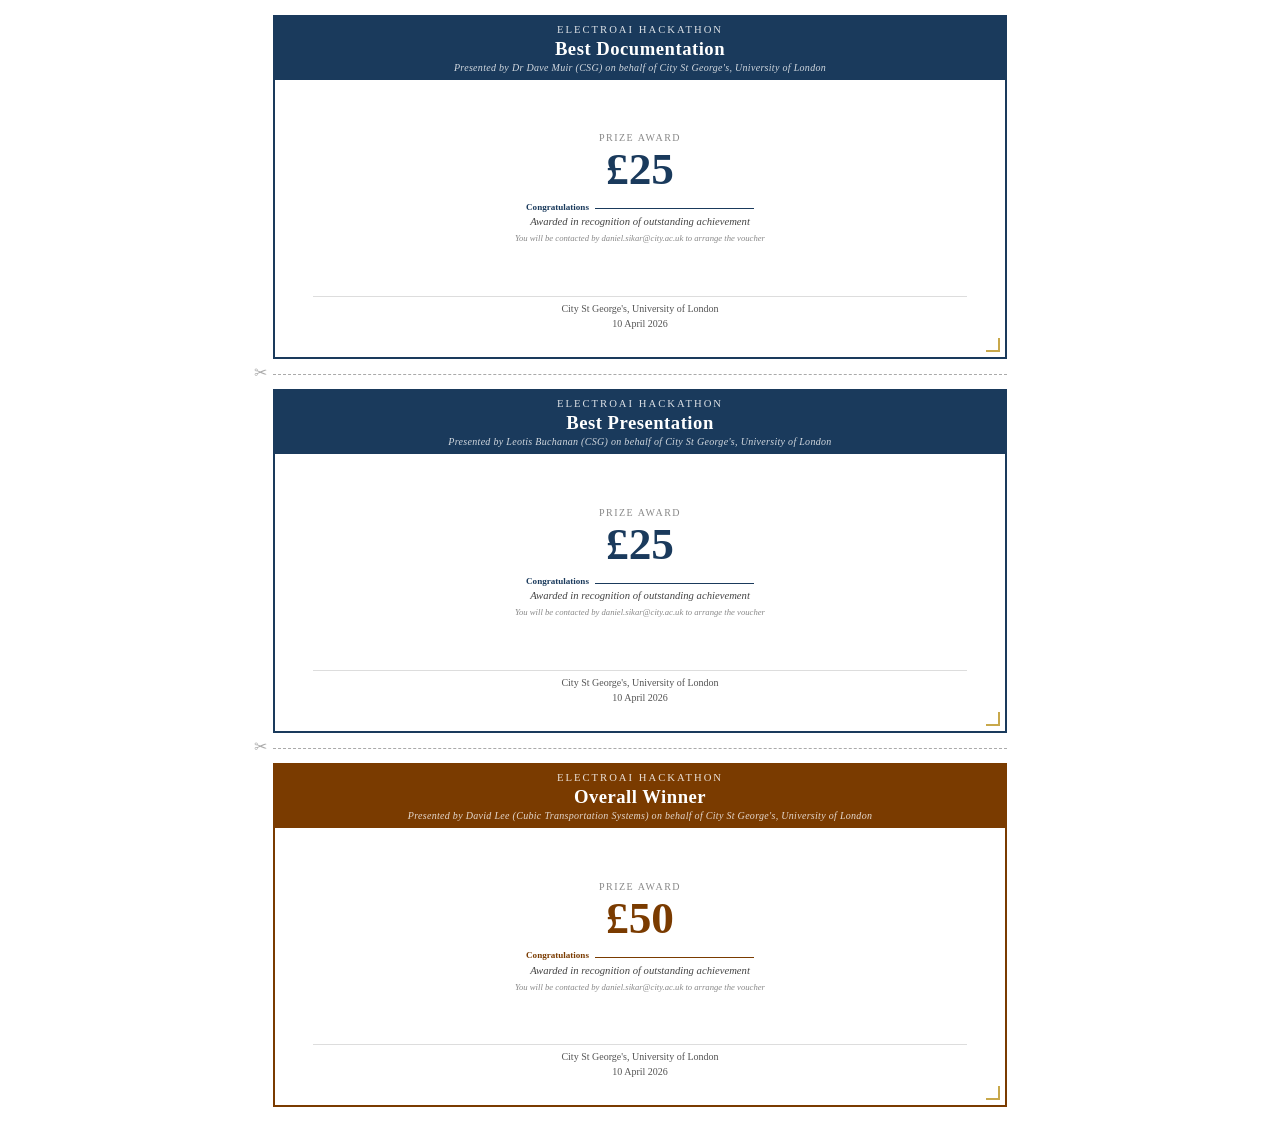
<file: hackathon-prize-vouchers.html>
<!DOCTYPE html>
<html lang="en">
<head>
<meta charset="UTF-8">
<meta name="viewport" content="width=device-width, initial-scale=1.0">
<title>ElectroAI Hackathon — Prize Vouchers</title>
<style>
  * { margin: 0; padding: 0; box-sizing: border-box; }

  body {
    font-family: Georgia, Palatino, 'Times New Roman', serif;
    background: #fff;
    width: 210mm;
    height: 297mm;
    margin: 0 auto;
  }

  .page {
    width: 210mm;
    height: 297mm;
    display: grid;
    grid-template-columns: 1fr;
    grid-template-rows: 1fr 1fr 1fr;
    position: relative;
  }

  /* Cut lines */
  .page::before {
    content: '';
    position: absolute;
    top: 33.333%;
    left: 8mm;
    right: 8mm;
    border-top: 1.5px dashed #aaa;
    z-index: 10;
  }
  .page::after {
    content: '';
    position: absolute;
    top: 66.666%;
    left: 8mm;
    right: 8mm;
    border-top: 1.5px dashed #aaa;
    z-index: 10;
  }

  .scissors-cut {
    position: absolute;
    left: 3mm;
    font-size: 16px;
    color: #aaa;
    z-index: 20;
    line-height: 1;
  }
  .scissors-cut.top { top: calc(33.333% - 9px); }
  .scissors-cut.bottom { top: calc(66.666% - 9px); }

  .voucher {
    padding: 8mm 10mm 7mm 10mm;
    display: flex;
    flex-direction: column;
    justify-content: space-between;
    border: 2.5px solid #1a3a5c;
    margin: 4mm 8mm;
    position: relative;
  }

  /* Decorative corner accents */
  .voucher::before,
  .voucher::after {
    content: '';
    position: absolute;
    width: 12px;
    height: 12px;
    border-color: #c8a84b;
    border-style: solid;
  }
  .voucher::before {
    top: 5px; left: 5px;
    border-width: 2px 0 0 2px;
  }
  .voucher::after {
    bottom: 5px; right: 5px;
    border-width: 0 2px 2px 0;
  }

  .voucher-header {
    background: #1a3a5c;
    color: #fff;
    text-align: center;
    padding: 7px 6px;
    margin: -8mm -10mm 0 -10mm;
    position: relative;
  }

  .event-name {
    font-size: 8pt;
    letter-spacing: 2px;
    text-transform: uppercase;
    opacity: 0.85;
    margin-bottom: 3px;
  }

  .category {
    font-size: 14pt;
    font-weight: bold;
    letter-spacing: 0.5px;
  }

  .presenter {
    font-size: 7.5pt;
    opacity: 0.8;
    font-style: italic;
    margin-top: 2px;
    letter-spacing: 0.3px;
  }

  .voucher-body {
    text-align: center;
    flex-grow: 1;
    display: flex;
    flex-direction: column;
    justify-content: center;
    gap: 4px;
    padding: 6px 0;
  }

  .prize-value {
    font-size: 34pt;
    font-weight: bold;
    color: #1a3a5c;
    line-height: 1;
  }

  .prize-label {
    font-size: 7.5pt;
    color: #888;
    text-transform: uppercase;
    letter-spacing: 1.5px;
  }

  .congrats-team {
    font-size: 6.8pt;
    font-weight: bold;
    color: #1a3a5c;
    margin-top: 4px;
    line-height: 1.2;
  }

  .team-line {
    display: inline-block;
    width: 42mm;
    border-bottom: 1.5px solid currentColor;
    height: 0.95em;
    vertical-align: baseline;
    margin-left: 4px;
  }

  .congrats {
    font-size: 8pt;
    color: #444;
    font-style: italic;
  }

  .contact-note {
    font-size: 6.5pt;
    color: #888;
    font-style: italic;
    margin-top: 2px;
  }

  .voucher-footer {
    border-top: 1px solid #ddd;
    padding-top: 6px;
    font-size: 8.5pt;
    color: #333;
    display: flex;
    flex-direction: column;
    gap: 3px;
  }

  .footer-meta {
    text-align: center;
    font-size: 7.5pt;
    line-height: 1.25;
    color: #555;
  }

  @media print {
    @page {
      size: A4 portrait;
      margin: 0;
    }
    body {
      width: 210mm;
      height: 297mm;
      margin: 0;
    }
    .page {
      width: 210mm;
      height: 297mm;
    }
    -webkit-print-color-adjust: exact;
    print-color-adjust: exact;
  }
</style>
</head>
<body>
<div class="page">

  <span class="scissors-cut top">✂</span>
  <span class="scissors-cut bottom">✂</span>

  <!-- Voucher 1: Best Documentation -->
  <div class="voucher">
    <div class="voucher-header">
      <div class="event-name">ElectroAI Hackathon</div>
      <div class="category">Best Documentation</div>
      <div class="presenter">Presented by Dr Dave Muir (CSG) on behalf of City St George's, University of London</div>
    </div>
    <div class="voucher-body">
      <div class="prize-label">Prize Award</div>
      <div class="prize-value">£25</div>
      <div class="congrats-team">Congratulations <span class="team-line"></span></div>
      <div class="congrats">Awarded in recognition of outstanding achievement</div>
      <div class="contact-note">You will be contacted by daniel.sikar@city.ac.uk to arrange the voucher</div>
    </div>
    <div class="voucher-footer">
      <div class="footer-meta">City St George's, University of London</div>
      <div class="footer-meta">10 April 2026</div>
    </div>
  </div>

  <!-- Voucher 2: Best Presentation -->
  <div class="voucher">
    <div class="voucher-header">
      <div class="event-name">ElectroAI Hackathon</div>
      <div class="category">Best Presentation</div>
      <div class="presenter">Presented by Leotis Buchanan (CSG) on behalf of City St George's, University of London</div>
    </div>
    <div class="voucher-body">
      <div class="prize-label">Prize Award</div>
      <div class="prize-value">£25</div>
      <div class="congrats-team">Congratulations <span class="team-line"></span></div>
      <div class="congrats">Awarded in recognition of outstanding achievement</div>
      <div class="contact-note">You will be contacted by daniel.sikar@city.ac.uk to arrange the voucher</div>
    </div>
    <div class="voucher-footer">
      <div class="footer-meta">City St George's, University of London</div>
      <div class="footer-meta">10 April 2026</div>
    </div>
  </div>

  <!-- Voucher 3: Overall Winner -->
  <div class="voucher" style="border-color: #7a3b00;">
    <div class="voucher-header" style="background: #7a3b00;">
      <div class="event-name">ElectroAI Hackathon</div>
      <div class="category">Overall Winner</div>
      <div class="presenter">Presented by David Lee (Cubic Transportation Systems) on behalf of City St George's, University of London</div>
    </div>
    <div class="voucher-body">
      <div class="prize-label">Prize Award</div>
      <div class="prize-value" style="color: #7a3b00;">£50</div>
      <div class="congrats-team" style="color: #7a3b00;">Congratulations <span class="team-line"></span></div>
      <div class="congrats">Awarded in recognition of outstanding achievement</div>
      <div class="contact-note">You will be contacted by daniel.sikar@city.ac.uk to arrange the voucher</div>
    </div>
    <div class="voucher-footer">
      <div class="footer-meta">City St George's, University of London</div>
      <div class="footer-meta">10 April 2026</div>
    </div>
  </div>

</div>
</body>
</html>
</file>
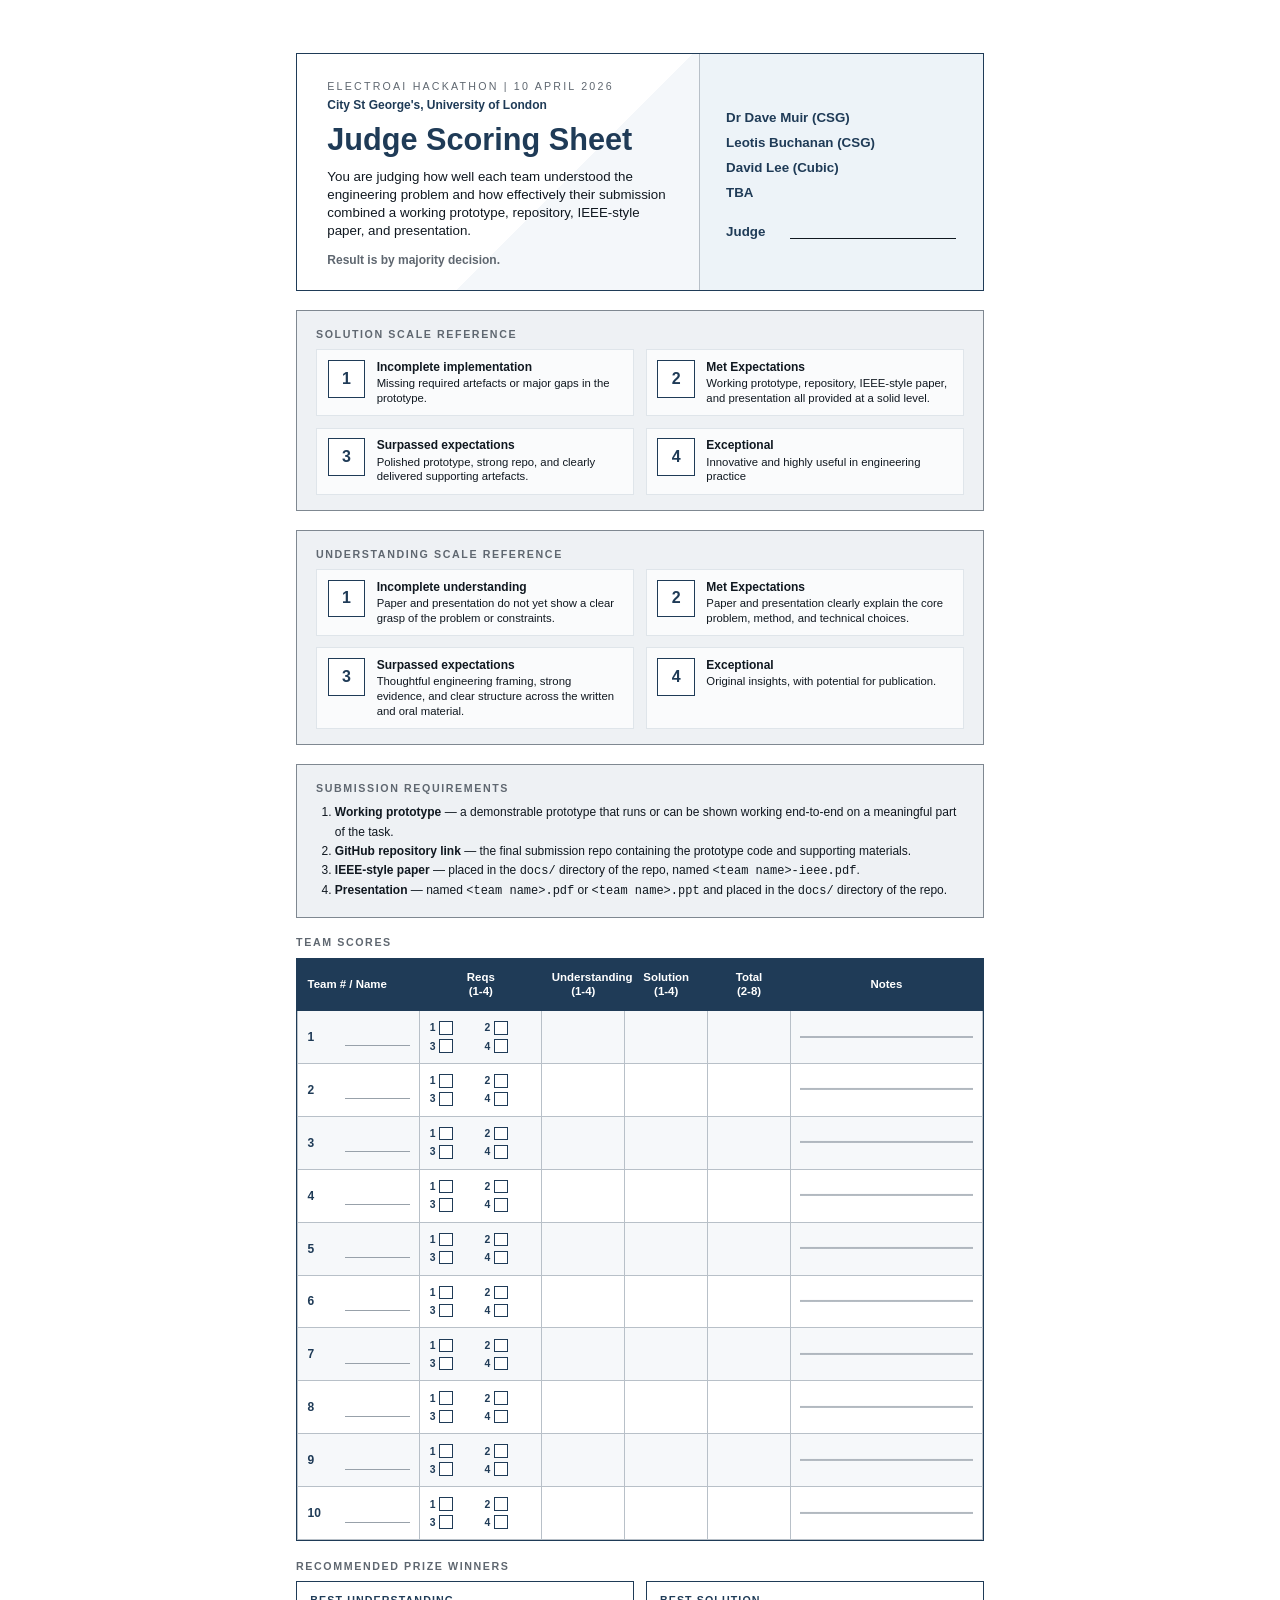
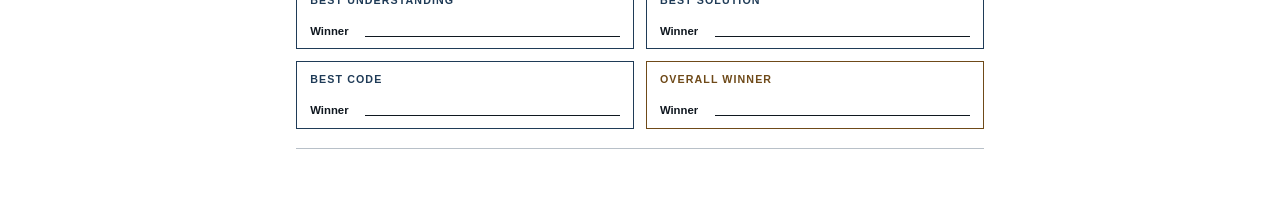
<file: judging/electroai-hackathon/output/hackathon-scoring-rubric.html>
<!DOCTYPE html>
<html lang="en">
<head>
<meta charset="UTF-8">
<meta name="viewport" content="width=device-width, initial-scale=1.0">
<title>ElectroAI Hackathon - Judge Scoring Sheet</title>
<style>
  :root {
    --ink: #101820;
    --muted: #5f6770;
    --line: #b8c0c8;
    --panel: #eef1f4;
    --panel-dark: #dfe5ea;
    --accent: #1f3b57;
    --accent-soft: #edf3f8;
    --award: #6f4a19;
  }

  * {
    box-sizing: border-box;
  }

  html,
  body {
    margin: 0;
    padding: 0;
    background: #fff;
    color: var(--ink);
    font-family: Arial, Helvetica, sans-serif;
  }

  body {
    min-height: 297mm;
  }

  .page {
    width: 210mm;
    min-height: 297mm;
    margin: 0 auto;
    padding: 14mm;
    display: grid;
    grid-template-rows: auto auto 1fr auto auto;
    gap: 5mm;
  }

  .masthead {
    border: 1.6px solid var(--accent);
    display: grid;
    grid-template-columns: 1.35fr 0.95fr;
    min-height: 30mm;
  }

  .masthead-title {
    padding: 7mm 8mm 6mm;
    border-right: 1.2px solid var(--line);
    background:
      linear-gradient(135deg, #ffffff 0%, #ffffff 62%, #f4f7fa 62%, #f4f7fa 100%);
  }

  .eyebrow {
    font-size: 8pt;
    letter-spacing: 2.2px;
    text-transform: uppercase;
    color: var(--muted);
    margin-bottom: 1.5mm;
  }

  h1 {
    margin: 0 0 2mm;
    font-size: 23pt;
    line-height: 1;
    color: var(--accent);
  }

  .subtitle {
    font-size: 10pt;
    line-height: 1.35;
    max-width: 110mm;
  }

  .subtitle-note {
    margin: 2mm 0 0;
    font-size: 9pt;
    line-height: 1.2;
    color: var(--muted);
    font-weight: 700;
  }

  .venue-line {
    margin: 0 0 3mm;
    font-size: 9pt;
    line-height: 1.2;
    color: var(--accent);
    font-weight: 700;
  }

  .meta {
    padding: 7mm 7mm 6mm;
    display: grid;
    align-content: center;
    gap: 2mm;
    background: var(--accent-soft);
  }

  .meta-name {
    font-size: 10pt;
    line-height: 1.3;
    color: var(--accent);
    font-weight: 700;
  }

  .meta-entry {
    display: grid;
    grid-template-columns: 14mm 1fr;
    gap: 3mm;
    align-items: end;
    margin-top: 2mm;
    font-size: 10pt;
  }

  .meta-label {
    font-weight: 700;
    color: var(--accent);
  }

  .write-line {
    border-bottom: 1.2px solid var(--ink);
    min-height: 6mm;
  }

  .scale-box {
    border: 1.2px solid #7f8891;
    background: var(--panel);
    padding: 4.5mm 5mm 4mm;
  }

  .section-kicker {
    margin: 0 0 2.5mm;
    font-size: 8pt;
    letter-spacing: 1.6px;
    text-transform: uppercase;
    color: var(--muted);
    font-weight: 700;
  }

  .scale-grid {
    display: grid;
    grid-template-columns: 1fr 1fr;
    gap: 3mm;
  }

  .scale-item {
    display: grid;
    grid-template-columns: 10mm 1fr;
    gap: 3mm;
    align-items: start;
    background: rgba(255, 255, 255, 0.72);
    border: 1px solid var(--panel-dark);
    padding: 2.5mm 2.8mm;
  }

  .scale-score {
    width: 10mm;
    height: 10mm;
    border: 1.3px solid var(--accent);
    color: var(--accent);
    font-size: 12pt;
    font-weight: 700;
    display: grid;
    place-items: center;
    background: #fff;
  }

  .scale-copy strong {
    display: block;
    margin-bottom: 0.7mm;
    font-size: 9pt;
  }

  .scale-copy span {
    display: block;
    font-size: 8.5pt;
    line-height: 1.3;
  }

  .score-4-note {
    margin: 3mm 0 0;
    font-size: 8pt;
    line-height: 1.35;
    color: #39434c;
    font-style: italic;
  }

  .table-wrap {
    border: 1.6px solid var(--accent);
  }

  table {
    width: 100%;
    border-collapse: collapse;
    table-layout: fixed;
  }

  thead th {
    background: var(--accent);
    color: #fff;
    border: 1px solid var(--accent);
    padding: 3mm 2.5mm;
    font-size: 8.6pt;
    line-height: 1.2;
    text-align: center;
  }

  thead th:first-child,
  tbody td:first-child {
    text-align: left;
  }

  tbody td {
    border: 1px solid var(--line);
    height: 14mm;
    padding: 2mm 2.5mm;
    vertical-align: middle;
    font-size: 9pt;
  }

  tbody tr:nth-child(odd) td {
    background: #f6f8fa;
  }

  tbody tr:nth-child(even) td {
    background: #fff;
  }

  .team-col {
    width: 28mm;
  }

  .req-col {
    width: 28mm;
  }

  .score-col {
    width: 19mm;
  }

  .total-col {
    width: 19mm;
  }

  .notes-col {
    width: 44mm;
  }

  .team-slot {
    display: flex;
    align-items: center;
    gap: 2mm;
  }

  .team-number {
    font-weight: 700;
    color: var(--accent);
    min-width: 8mm;
  }

  .name-line {
    flex: 1;
    border-bottom: 1px solid #98a1aa;
    min-height: 5mm;
  }

  .score-cell,
  .total-cell {
    text-align: center;
    font-size: 12pt;
    font-weight: 700;
  }

  .req-cell {
    text-align: center;
  }

  .req-checks {
    display: grid;
    grid-template-columns: 1fr 1fr;
    gap: 1.2mm 2mm;
    justify-items: start;
    align-items: center;
  }

  .req-item {
    display: inline-flex;
    align-items: center;
    gap: 1mm;
    font-size: 7.8pt;
    color: var(--accent);
    font-weight: 700;
  }

  .req-box {
    display: inline-block;
    width: 3.6mm;
    height: 3.6mm;
    border: 1px solid var(--accent);
    background: #fff;
  }

  .notes-cell {
    vertical-align: top;
  }

  .notes-lines {
    height: 100%;
    background-image:
      linear-gradient(to bottom, transparent 0, transparent 4.6mm, rgba(152, 161, 170, 0.75) 4.6mm, rgba(152, 161, 170, 0.75) 4.9mm, transparent 4.9mm, transparent 9.5mm);
    background-size: 100% 9.5mm;
  }

  .prizes {
    display: grid;
    grid-template-columns: 1fr 1fr;
    gap: 3mm;
  }

  .prize-card {
    border: 1.2px solid var(--accent);
    padding: 3mm 3.5mm;
    min-height: 18mm;
    background: #fff;
  }

  .prize-card.overall {
    border-color: var(--award);
  }

  .prize-title {
    font-size: 8pt;
    text-transform: uppercase;
    letter-spacing: 1.1px;
    font-weight: 700;
    color: var(--accent);
    margin-bottom: 2.2mm;
  }

  .prize-card.overall .prize-title {
    color: var(--award);
  }

  .winner-line {
    display: grid;
    grid-template-columns: 12mm 1fr;
    gap: 2.5mm;
    align-items: end;
    font-size: 9pt;
  }

  .winner-line strong {
    font-size: 8.5pt;
  }

  .footer {
    display: flex;
    justify-content: space-between;
    align-items: center;
    gap: 5mm;
    border-top: 1px solid var(--line);
    padding-top: 3mm;
    color: var(--muted);
    font-size: 8pt;
  }

  .footer strong {
    color: var(--ink);
  }

  @media print {
    @page {
      size: A4 portrait;
      margin: 8mm;
    }

    body {
      min-height: auto;
      -webkit-print-color-adjust: exact;
      print-color-adjust: exact;
    }

    .page {
      width: auto;
      min-height: auto;
      margin: 0;
      padding: 0;
      gap: 3mm;
    }

    .masthead {
      min-height: 24mm;
    }

    .masthead-title {
      padding: 5mm 6mm 4.5mm;
    }

    .meta {
      padding: 5mm 6mm 4.5mm;
    }

    h1 {
      margin: 0 0 1.2mm;
      font-size: 20pt;
    }

    .subtitle,
    .meta-name,
    .meta-entry {
      font-size: 9pt;
    }

    .subtitle-note,
    .venue-line {
      font-size: 8pt;
    }

    .scale-box {
      padding: 3mm 4mm;
    }

    .section-kicker {
      margin: 0 0 1.5mm;
    }

    .scale-grid {
      gap: 2mm;
    }

    .scale-item {
      padding: 2mm 2.2mm;
      gap: 2.5mm;
    }

    thead th {
      padding: 2.2mm 2mm;
      font-size: 8pt;
    }

    tbody td {
      height: 10mm;
      padding: 1.2mm 2mm;
      font-size: 8.2pt;
    }

    .notes-lines {
      background-image:
        linear-gradient(to bottom, transparent 0, transparent 3.5mm, rgba(152, 161, 170, 0.75) 3.5mm, rgba(152, 161, 170, 0.75) 3.7mm, transparent 3.7mm, transparent 7.4mm);
      background-size: 100% 7.4mm;
    }

    .prize-card {
      padding: 3mm;
    }
  }
</style>
</head>
<body>
  <main class="page">
    <section class="masthead">
      <div class="masthead-title">
        <div class="eyebrow">ElectroAI Hackathon | 10 April 2026</div>
        <p class="venue-line">City St George's, University of London</p>
        <h1>Judge Scoring Sheet</h1>
        <p class="subtitle">
          You are judging how well each team understood the engineering problem and how effectively their submission combined a working prototype, repository, IEEE-style paper, and presentation.
        </p>
        <p class="subtitle-note">Result is by majority decision.</p>
      </div>
      <div class="meta">
        <div class="meta-name">Dr Dave Muir (CSG)</div>
        <div class="meta-name">Leotis Buchanan (CSG)</div>
        <div class="meta-name">David Lee (Cubic)</div>
        <div class="meta-name">TBA</div>
        <div class="meta-entry">
          <div class="meta-label">Judge</div>
          <div class="write-line"></div>
        </div>
      </div>
    </section>

    <section class="scale-box">
      <p class="section-kicker">Solution Scale Reference</p>
      <div class="scale-grid">
        <div class="scale-item">
          <div class="scale-score">1</div>
          <div class="scale-copy">
            <strong>Incomplete implementation</strong>
            <span>Missing required artefacts or major gaps in the prototype.</span>
          </div>
        </div>
        <div class="scale-item">
          <div class="scale-score">2</div>
          <div class="scale-copy">
            <strong>Met Expectations</strong>
            <span>Working prototype, repository, IEEE-style paper, and presentation all provided at a solid level.</span>
          </div>
        </div>
        <div class="scale-item">
          <div class="scale-score">3</div>
          <div class="scale-copy">
            <strong>Surpassed expectations</strong>
            <span>Polished prototype, strong repo, and clearly delivered supporting artefacts.</span>
          </div>
        </div>
        <div class="scale-item">
          <div class="scale-score">4</div>
          <div class="scale-copy">
            <strong>Exceptional</strong>
            <span>Innovative and highly useful in engineering practice</span>
          </div>
        </div>
      </div>
    </section>

    <section class="scale-box">
      <p class="section-kicker">Understanding Scale Reference</p>
      <div class="scale-grid">
        <div class="scale-item">
          <div class="scale-score">1</div>
          <div class="scale-copy">
            <strong>Incomplete understanding</strong>
            <span>Paper and presentation do not yet show a clear grasp of the problem or constraints.</span>
          </div>
        </div>
        <div class="scale-item">
          <div class="scale-score">2</div>
          <div class="scale-copy">
            <strong>Met Expectations</strong>
            <span>Paper and presentation clearly explain the core problem, method, and technical choices.</span>
          </div>
        </div>
        <div class="scale-item">
          <div class="scale-score">3</div>
          <div class="scale-copy">
            <strong>Surpassed expectations</strong>
            <span>Thoughtful engineering framing, strong evidence, and clear structure across the written and oral material.</span>
          </div>
        </div>
        <div class="scale-item">
          <div class="scale-score">4</div>
          <div class="scale-copy">
            <strong>Exceptional</strong>
            <span>Original insights, with potential for publication.</span>
          </div>
        </div>
      </div>
    </section>

    <section class="scale-box">
      <p class="section-kicker">Submission Requirements</p>
      <ol style="margin:0;padding-left:5mm;font-size:9pt;line-height:1.6;">
        <li><strong>Working prototype</strong> — a demonstrable prototype that runs or can be shown working end-to-end on a meaningful part of the task.</li>
        <li><strong>GitHub repository link</strong> — the final submission repo containing the prototype code and supporting materials.</li>
        <li><strong>IEEE-style paper</strong> — placed in the <code>docs/</code> directory of the repo, named <code>&lt;team name&gt;-ieee.pdf</code>.</li>
        <li><strong>Presentation</strong> — named <code>&lt;team name&gt;.pdf</code> or <code>&lt;team name&gt;.ppt</code> and placed in the <code>docs/</code> directory of the repo.</li>
      </ol>
    </section>

    <section>
      <p class="section-kicker">Team Scores</p>
      <div class="table-wrap">
        <table aria-label="ElectroAI Hackathon scoring table">
          <thead>
            <tr>
              <th class="team-col">Team # / Name</th>
              <th class="req-col">Reqs<br>(1-4)</th>
              <th class="score-col">Understanding<br>(1-4)</th>
              <th class="score-col">Solution<br>(1-4)</th>
              <th class="total-col">Total<br>(2-8)</th>
              <th class="notes-col">Notes</th>
            </tr>
          </thead>
          <tbody>
            <tr>
              <td>
                <div class="team-slot"><span class="team-number">1</span><span class="name-line"></span></div>
              </td>
              <td class="req-cell"><div class="req-checks"><span class="req-item">1<span class="req-box"></span></span><span class="req-item">2<span class="req-box"></span></span><span class="req-item">3<span class="req-box"></span></span><span class="req-item">4<span class="req-box"></span></span></div></td>
              <td class="score-cell"></td>
              <td class="score-cell"></td>
              <td class="total-cell"></td>
              <td class="notes-cell"><div class="notes-lines"></div></td>
            </tr>
            <tr>
              <td>
                <div class="team-slot"><span class="team-number">2</span><span class="name-line"></span></div>
              </td>
              <td class="req-cell"><div class="req-checks"><span class="req-item">1<span class="req-box"></span></span><span class="req-item">2<span class="req-box"></span></span><span class="req-item">3<span class="req-box"></span></span><span class="req-item">4<span class="req-box"></span></span></div></td>
              <td class="score-cell"></td>
              <td class="score-cell"></td>
              <td class="total-cell"></td>
              <td class="notes-cell"><div class="notes-lines"></div></td>
            </tr>
            <tr>
              <td>
                <div class="team-slot"><span class="team-number">3</span><span class="name-line"></span></div>
              </td>
              <td class="req-cell"><div class="req-checks"><span class="req-item">1<span class="req-box"></span></span><span class="req-item">2<span class="req-box"></span></span><span class="req-item">3<span class="req-box"></span></span><span class="req-item">4<span class="req-box"></span></span></div></td>
              <td class="score-cell"></td>
              <td class="score-cell"></td>
              <td class="total-cell"></td>
              <td class="notes-cell"><div class="notes-lines"></div></td>
            </tr>
            <tr>
              <td>
                <div class="team-slot"><span class="team-number">4</span><span class="name-line"></span></div>
              </td>
              <td class="req-cell"><div class="req-checks"><span class="req-item">1<span class="req-box"></span></span><span class="req-item">2<span class="req-box"></span></span><span class="req-item">3<span class="req-box"></span></span><span class="req-item">4<span class="req-box"></span></span></div></td>
              <td class="score-cell"></td>
              <td class="score-cell"></td>
              <td class="total-cell"></td>
              <td class="notes-cell"><div class="notes-lines"></div></td>
            </tr>
            <tr>
              <td>
                <div class="team-slot"><span class="team-number">5</span><span class="name-line"></span></div>
              </td>
              <td class="req-cell"><div class="req-checks"><span class="req-item">1<span class="req-box"></span></span><span class="req-item">2<span class="req-box"></span></span><span class="req-item">3<span class="req-box"></span></span><span class="req-item">4<span class="req-box"></span></span></div></td>
              <td class="score-cell"></td>
              <td class="score-cell"></td>
              <td class="total-cell"></td>
              <td class="notes-cell"><div class="notes-lines"></div></td>
            </tr>
            <tr>
              <td>
                <div class="team-slot"><span class="team-number">6</span><span class="name-line"></span></div>
              </td>
              <td class="req-cell"><div class="req-checks"><span class="req-item">1<span class="req-box"></span></span><span class="req-item">2<span class="req-box"></span></span><span class="req-item">3<span class="req-box"></span></span><span class="req-item">4<span class="req-box"></span></span></div></td>
              <td class="score-cell"></td>
              <td class="score-cell"></td>
              <td class="total-cell"></td>
              <td class="notes-cell"><div class="notes-lines"></div></td>
            </tr>
            <tr>
              <td>
                <div class="team-slot"><span class="team-number">7</span><span class="name-line"></span></div>
              </td>
              <td class="req-cell"><div class="req-checks"><span class="req-item">1<span class="req-box"></span></span><span class="req-item">2<span class="req-box"></span></span><span class="req-item">3<span class="req-box"></span></span><span class="req-item">4<span class="req-box"></span></span></div></td>
              <td class="score-cell"></td>
              <td class="score-cell"></td>
              <td class="total-cell"></td>
              <td class="notes-cell"><div class="notes-lines"></div></td>
            </tr>
            <tr>
              <td>
                <div class="team-slot"><span class="team-number">8</span><span class="name-line"></span></div>
              </td>
              <td class="req-cell"><div class="req-checks"><span class="req-item">1<span class="req-box"></span></span><span class="req-item">2<span class="req-box"></span></span><span class="req-item">3<span class="req-box"></span></span><span class="req-item">4<span class="req-box"></span></span></div></td>
              <td class="score-cell"></td>
              <td class="score-cell"></td>
              <td class="total-cell"></td>
              <td class="notes-cell"><div class="notes-lines"></div></td>
            </tr>
            <tr>
              <td>
                <div class="team-slot"><span class="team-number">9</span><span class="name-line"></span></div>
              </td>
              <td class="req-cell"><div class="req-checks"><span class="req-item">1<span class="req-box"></span></span><span class="req-item">2<span class="req-box"></span></span><span class="req-item">3<span class="req-box"></span></span><span class="req-item">4<span class="req-box"></span></span></div></td>
              <td class="score-cell"></td>
              <td class="score-cell"></td>
              <td class="total-cell"></td>
              <td class="notes-cell"><div class="notes-lines"></div></td>
            </tr>
            <tr>
              <td>
                <div class="team-slot"><span class="team-number">10</span><span class="name-line"></span></div>
              </td>
              <td class="req-cell"><div class="req-checks"><span class="req-item">1<span class="req-box"></span></span><span class="req-item">2<span class="req-box"></span></span><span class="req-item">3<span class="req-box"></span></span><span class="req-item">4<span class="req-box"></span></span></div></td>
              <td class="score-cell"></td>
              <td class="score-cell"></td>
              <td class="total-cell"></td>
              <td class="notes-cell"><div class="notes-lines"></div></td>
            </tr>
          </tbody>
        </table>
      </div>
    </section>

    <section>
      <p class="section-kicker">Recommended Prize Winners</p>
      <div class="prizes">
        <div class="prize-card">
          <div class="prize-title">Best Understanding</div>
          <div class="winner-line">
            <strong>Winner</strong>
            <div class="write-line"></div>
          </div>
        </div>
        <div class="prize-card">
          <div class="prize-title">Best Solution</div>
          <div class="winner-line">
            <strong>Winner</strong>
            <div class="write-line"></div>
          </div>
        </div>
        <div class="prize-card">
          <div class="prize-title">Best Code</div>
          <div class="winner-line">
            <strong>Winner</strong>
            <div class="write-line"></div>
          </div>
        </div>
        <div class="prize-card overall">
          <div class="prize-title">Overall Winner</div>
          <div class="winner-line">
            <strong>Winner</strong>
            <div class="write-line"></div>
          </div>
        </div>
      </div>
    </section>

    <footer class="footer">
    </footer>
  </main>
</body>
</html>
</file>
